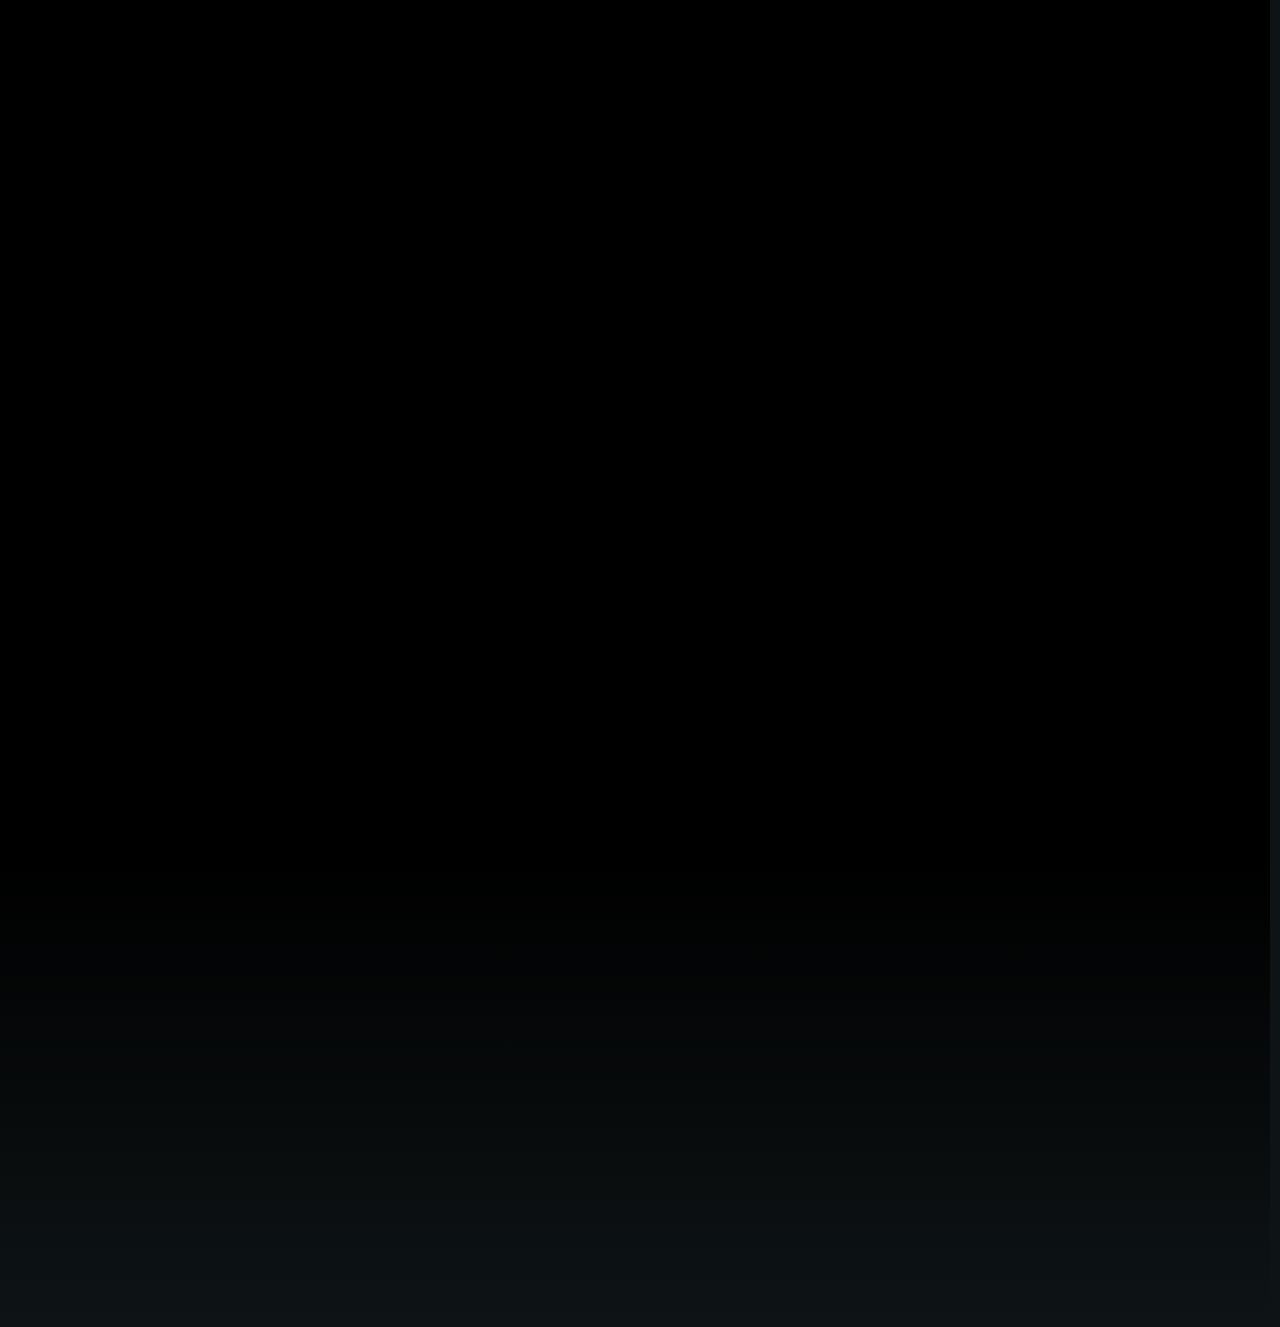
<file: index.html>
<!DOCTYPE html>
<html lang="en">
<head>
<meta charset="utf-8">
<meta name="viewport" content="width=device-width, initial-scale=1">
<title>Jasper Mellor</title>
<link rel="preconnect" href="https://fonts.googleapis.com">
<link rel="preconnect" href="https://fonts.gstatic.com" crossorigin>
<link href="https://fonts.googleapis.com/css2?family=Poppins:wght@400;600;700&display=block" rel="stylesheet">
<link rel="stylesheet" href="style.css?v=129">
</head>
<body data-page="home" class="waiting">
<script>
  // The fade-in only plays on a fresh visit or a refresh, not when coming back from another page.
  (function () {
    var nav = performance.getEntriesByType("navigation")[0];
    var seen = false;
    try { seen = sessionStorage.getItem("introSeen") === "1"; sessionStorage.setItem("introSeen", "1"); } catch (e) {}
    if (seen && !(nav && nav.type === "reload")) document.body.classList.remove("waiting");
  })();
</script>

<header class="top">
  <div class="brand">
    <a class="home" href="index.html">Jasper Mellor</a>
    <span class="contact-label">Contact</span>
    <button class="email" data-email="jasper.m.mellor@gmail.com" title="Click to copy">jasper.m.mellor@gmail.com</button>
  </div>
  <nav>
    <a href="index.html" data-page="home">Home</a>
    <a href="projects.html" data-page="projects">Projects</a>
    <a href="about.html" data-page="about">About</a>
  </nav>
</header>

<!-- The Final Call menu video plays behind the whole first screen. -->
<div class="stage">
  <video class="stage-video" src="images/final-call/main-menu.mp4?v=3" autoplay muted loop playsinline></video>
  <button class="sound-toggle" aria-pressed="false" aria-label="Turn sound on">
    <svg viewBox="0 0 24 24" aria-hidden="true">
      <path class="speaker" fill="currentColor" d="M3 9h4l5-4v14l-5-4H3z"/>
      <path class="waves" fill="none" stroke="currentColor" stroke-width="2" d="M16 8.5a5 5 0 0 1 0 7M18.5 6a8.5 8.5 0 0 1 0 12"/>
      <line class="slash" x1="3" y1="3" x2="21" y2="21" stroke="#e5484d" stroke-width="2.5"/>
    </svg>
  </button>

<section class="banner">
  <div class="banner-inner">
    <h1>I build spaces players want to explore.</h1>
  </div>
</section>

<main>
  <!-- Projects come from projects.js -->
  <div class="grid"></div>

  <div class="intro">
    <p class="lead">I'm a 21-year-old self-taught Level Designer, Technical Artist &amp; Producer.</p>
    <p>
      10,000+ hours across Unreal, CryEngine, DayZ tools, s&amp;box and Source 2.
      I've led small dev and modding teams, revived a discontinued game and grown its community to 1,500+ members, built open-world and linear environments from
      blockout to final art pass, and helped ship updates to communities of
      over 100k players.
    </p>
    <div class="social">
    <a class="btn small" href="https://discord.com/users/338257231726510081" target="_blank" rel="noopener">Discord</a>
    <a class="btn small" href="https://www.youtube.com/@kornflakes8983" target="_blank" rel="noopener">YouTube</a>
    <a class="btn small" href="https://github.com/Kornflakes1" target="_blank" rel="noopener">GitHub</a>
    <a class="btn small" href="https://x.com/kronovix1" target="_blank" rel="noopener">Twitter</a>
  </div>
  </div>
</main>

</div>

<div class="viewer" hidden><img alt=""></div>

<script src="projects.js?v=129"></script>
<script src="site.js?v=129"></script>
</body>
</html>
</file>
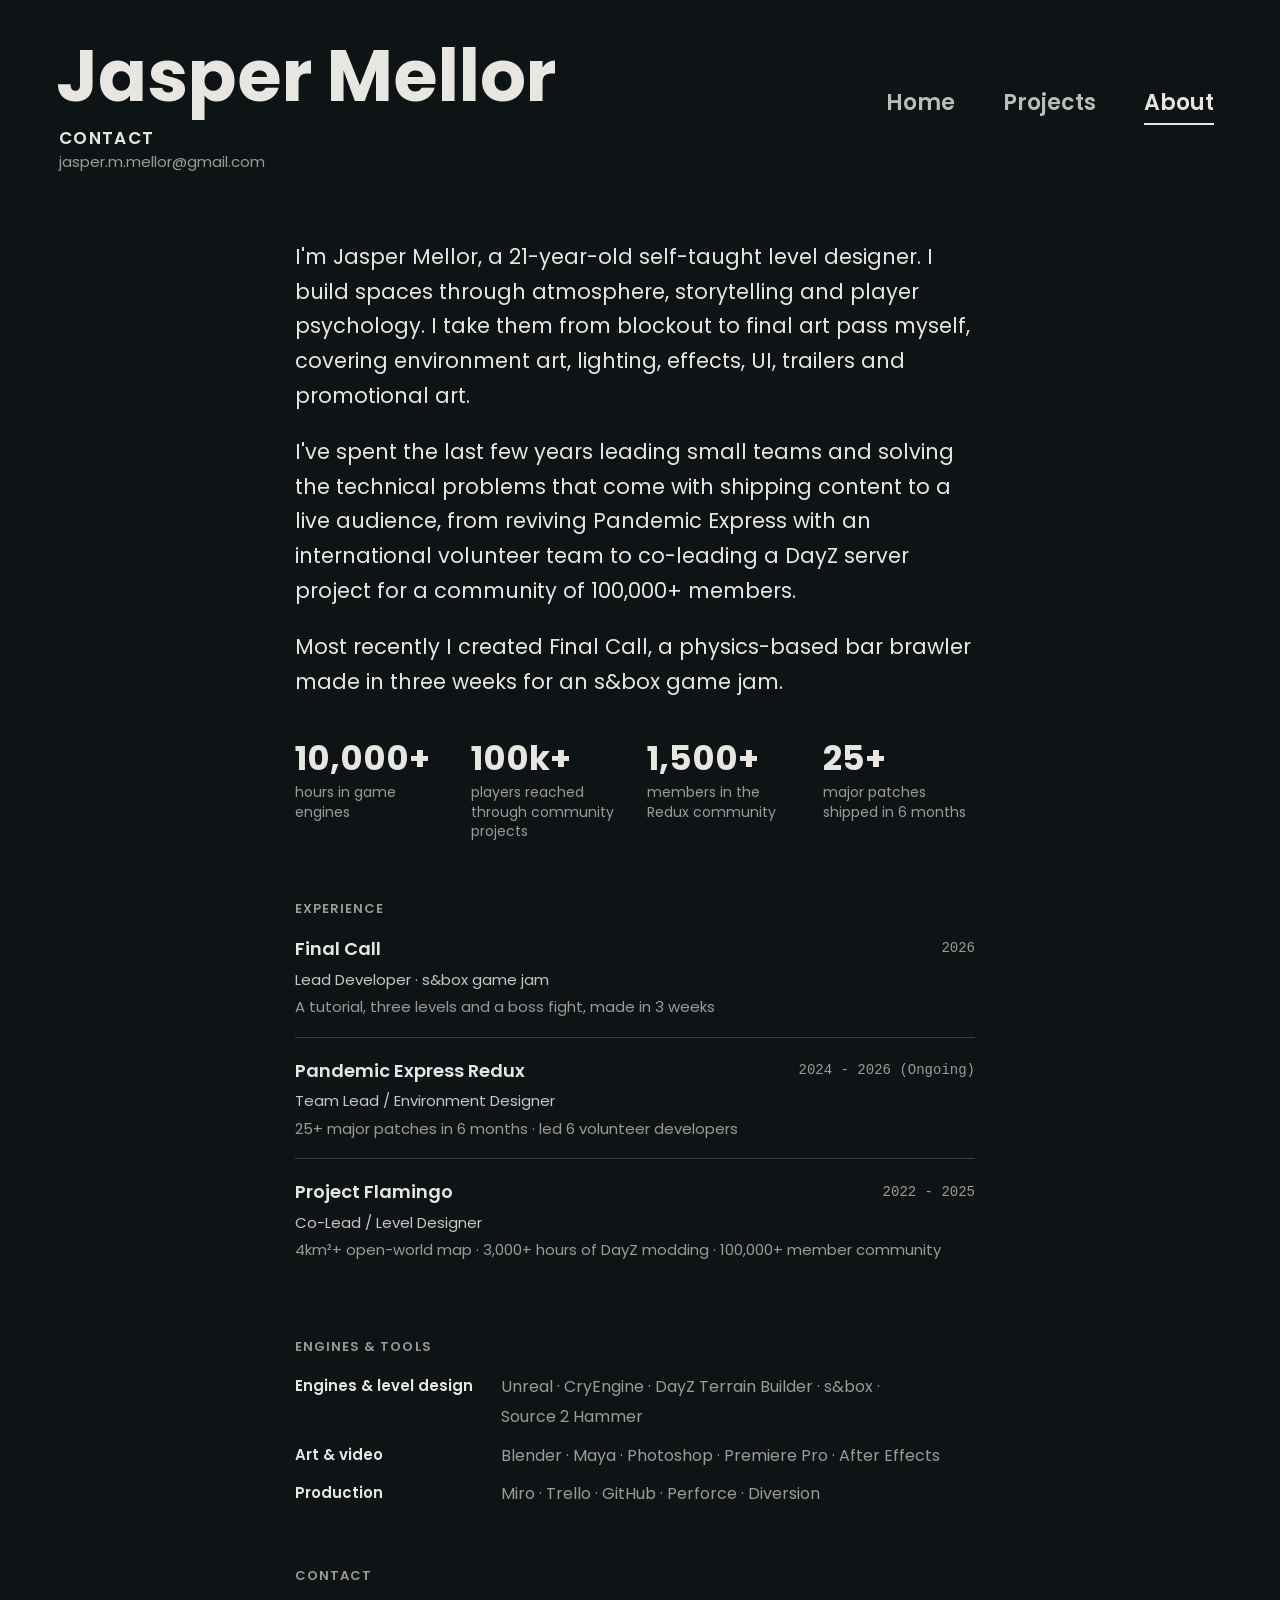
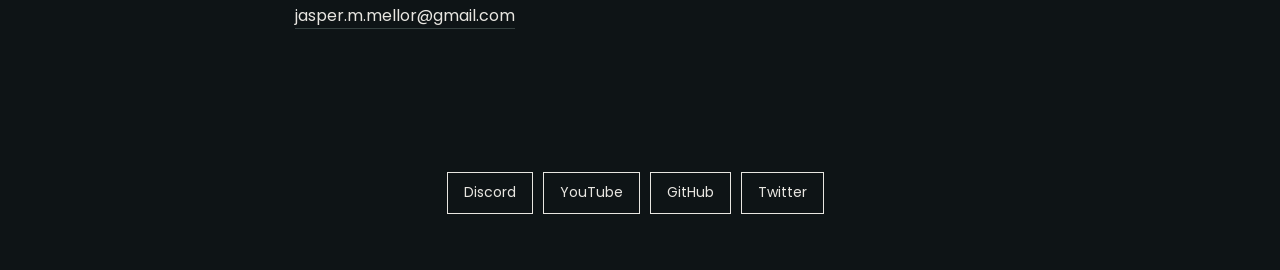
<file: about.html>
<!DOCTYPE html>
<html lang="en">
<head>
<meta charset="utf-8">
<meta name="viewport" content="width=device-width, initial-scale=1">
<title>About - Jasper Mellor</title>
<link rel="preconnect" href="https://fonts.googleapis.com">
<link rel="preconnect" href="https://fonts.gstatic.com" crossorigin>
<link href="https://fonts.googleapis.com/css2?family=Poppins:wght@400;600;700&display=block" rel="stylesheet">
<link rel="stylesheet" href="style.css?v=129">
</head>
<body data-page="about">

<header class="top">
  <div class="brand">
    <a class="home" href="index.html">Jasper Mellor</a>
    <span class="contact-label">Contact</span>
    <button class="email" data-email="jasper.m.mellor@gmail.com" title="Click to copy">jasper.m.mellor@gmail.com</button>
  </div>
  <nav>
    <a href="index.html" data-page="home">Home</a>
    <a href="projects.html" data-page="projects">Projects</a>
    <a href="about.html" data-page="about">About</a>
  </nav>
</header>

<main class="about-page">

  <section class="bio">
    <p>
      I'm Jasper Mellor, a 21-year-old self-taught level designer. I build spaces
      through atmosphere, storytelling and player psychology. I take them from
      blockout to final art pass myself, covering environment art, lighting,
      effects, UI, trailers and promotional art.
    </p>
    <p>
      I've spent the last few years leading small teams and solving the
      technical problems that come with shipping content to a live audience, from reviving
      Pandemic Express with an international volunteer team to co-leading a
      DayZ server project for a community of 100,000+ members.
    </p>
    <p>
      Most recently I created Final Call, a physics-based bar brawler made in three
      weeks for an s&amp;box game jam.
    </p>
  </section>

  <section class="about-stats">
    <div class="results">
      <div class="result"><strong>10,000+</strong><span>hours in game engines</span></div>
      <div class="result"><strong>100k+</strong><span>players reached through community projects</span></div>
      <div class="result"><strong>1,500+</strong><span>members in the Redux community</span></div>
      <div class="result"><strong>25+</strong><span>major patches shipped in 6 months</span></div>
    </div>
  </section>

  <section>
    <h2>Experience</h2>
    <ul class="history">
      <li>
        <a class="role-head" href="projects.html#one-more-round"><strong>Final Call</strong><span class="when">2026</span></a>
        <p class="role-title">Lead Developer &middot; s&amp;box game jam</p>
        <p class="role-result">A tutorial, three levels and a boss fight, made in 3 weeks</p>
      </li>
      <li>
        <a class="role-head" href="projects.html#pe-redux"><strong>Pandemic Express Redux</strong><span class="when">2024 - 2026 (Ongoing)</span></a>
        <p class="role-title">Team Lead / Environment Designer</p>
        <p class="role-result">25+ major patches in 6 months &middot; led 6 volunteer developers</p>
      </li>
      <li>
        <a class="role-head" href="projects.html#dayz"><strong>Project Flamingo</strong><span class="when">2022 - 2025</span></a>
        <p class="role-title">Co-Lead / Level Designer</p>
        <p class="role-result">4km&sup2;+ open-world map &middot; 3,000+ hours of DayZ modding &middot; 100,000+ member community</p>
      </li>
    </ul>
  </section>

  <section>
    <h2>Engines &amp; tools</h2>
    <dl class="tool-groups">
      <dt>Engines &amp; level design</dt>
      <dd>Unreal &middot; CryEngine &middot; DayZ&nbsp;Terrain&nbsp;Builder &middot; s&amp;box &middot; Source&nbsp;2&nbsp;Hammer</dd>
      <dt>Art &amp; video</dt>
      <dd>Blender &middot; Maya &middot; Photoshop &middot; Premiere Pro &middot; After Effects</dd>
      <dt>Production</dt>
      <dd>Miro &middot; Trello &middot; GitHub &middot; Perforce &middot; Diversion</dd>
    </dl>
  </section>

  <section>
    <h2>Contact</h2>
    <p class="plain-list"><button class="email email-inline" data-email="jasper.m.mellor@gmail.com" title="Click to copy">jasper.m.mellor@gmail.com</button></p>
  </section>

</main>

<footer class="site-footer">
  <a class="btn small" href="https://discord.com/users/338257231726510081" target="_blank" rel="noopener">Discord</a>
  <a class="btn small" href="https://www.youtube.com/@kornflakes8983" target="_blank" rel="noopener">YouTube</a>
  <a class="btn small" href="https://github.com/Kornflakes1" target="_blank" rel="noopener">GitHub</a>
  <a class="btn small" href="https://x.com/kronovix1" target="_blank" rel="noopener">Twitter</a>
</footer>

<script src="projects.js?v=129"></script>
<script src="site.js?v=129"></script>
</body>
</html>
</file>
<file: style.css>
:root {
  --ink: #e8e6e1;
  --dim: #9d9a93;
  --line: #34403f;
  --bg: #0e1416;
  --panel: #142024;
  --teal: #1d3a40;
  --sans: "Poppins", -apple-system, "Segoe UI", Roboto, Helvetica, Arial, sans-serif;
  --mono: ui-monospace, "Cascadia Mono", Consolas, monospace;
}

* { box-sizing: border-box; }

/* Always leave room for the scrollbar, so the header doesn't shift between pages. */
html { scrollbar-gutter: stable; }

/* Smooth cross-fade between pages instead of a hard redraw (where the browser supports it). */
@view-transition { navigation: auto; }

header.top { view-transition-name: top-bar; }

body {
  margin: 0;
  color: var(--ink);
  background-color: var(--bg);
  font: 16px/1.7 var(--sans);
  -webkit-font-smoothing: antialiased;
}

h1, h2, h3 { margin: 0; font-weight: 700; letter-spacing: -0.01em; }

p { margin: 18px 0 0; text-wrap: pretty; }

/* ---- Top bar ---- */

header.top {
  position: absolute;
  top: 0;
  left: 0;
  right: 0;
  z-index: 10;
  display: flex;
  align-items: center;
  justify-content: space-between;
  padding: 36px 56px;
}

.home {
  color: var(--ink);
  font-size: 72px;
  font-weight: 700;
  text-decoration: none;
}

.brand { display: flex; flex-direction: column; line-height: 1.1; }

.contact-label {
  margin-top: 14px;
  padding-left: 3px;
  color: var(--ink);
  font-size: 17px;
  font-weight: 600;
  letter-spacing: 0.08em;
  text-transform: uppercase;
}

.email {
  margin-top: 2px;
  padding: 0 0 0 3px;
  border: 0;
  background: none;
  color: var(--dim);
  font: 15px var(--sans);
  text-align: left;
  cursor: pointer;
  transition: color 0.2s ease;
}

.email.copied { color: var(--ink); }

.email-inline { padding: 0; color: var(--ink); font-size: 16px; border-bottom: 1px solid var(--line); }

.email:hover { color: var(--ink); }

nav { display: flex; gap: 48px; font-size: 22px; font-weight: 600; }

nav a {
  padding-bottom: 2px;
  border-bottom: 2px solid transparent;
  color: var(--ink);
  text-decoration: none;
  opacity: 0.8;
  transition: opacity 0.2s ease, border-color 0.2s ease;
}

nav a:hover { opacity: 1; }

nav a.on { opacity: 1; border-bottom-color: var(--ink); }

/* ---- Banner ---- */

.banner {
  position: relative;
  height: 46vh;
  min-height: 320px;
  overflow: hidden;
  background: var(--teal) center / cover no-repeat;
}

/* Teal wash over the banner art, fading into the page at the bottom. */
.banner::after {
  content: "";
  position: absolute;
  inset: 0;
  background:
    linear-gradient(to bottom, rgba(14, 20, 22, 0) 55%, var(--bg) 100%),
    rgba(20, 52, 58, 0.72);
}

.banner-inner {
  position: relative;
  z-index: 1;
  display: flex;
  align-items: center;
  justify-content: center;
  height: 100%;
  max-width: 1200px;
  margin: 0 auto;
  padding: 100px 40px 0;
  text-align: center;
}

/* Your name (72px) is always the biggest text on the page, so these stay under it. */
.banner h1 { font-size: 64px; line-height: 1.1; }

/* The line under "Hey There!" stays on one line, shrinking with the window. */
.banner .sub {
  margin: 10px 0 0;
  font-size: min(1.9vw, 32px);
  font-weight: 700;
  white-space: nowrap;
}

/* ---- Home: one picture behind the whole first screen ---- */

.stage {
  position: relative;
  min-height: 100vh;
  padding-bottom: 80px;
  background: #000;
}

.stage main { padding-top: 0; padding-bottom: 0; }

.stage-video {
  position: absolute;
  inset: 0;
  width: 100%;
  height: 100%;
  object-fit: cover;
}

.stage::before { z-index: 1; }

/* Video fades into the page at the bottom; always on, even before the rest fades in. */
.stage::after {
  content: "";
  position: absolute;
  left: 0;
  right: 0;
  bottom: 0;
  height: 35%;
  z-index: 1;
  background: linear-gradient(to bottom, rgba(14, 20, 22, 0), var(--bg));
  pointer-events: none;
}

.stage > .banner,
.stage > main { position: relative; z-index: 2; }

/* Home opening: the video shows first, then the darkening and everything else fade in
   one after another, starting straight away and finishing about 2.7 seconds in. */
body[data-page="home"] header.top,
.stage::before,
.stage .banner h1,
.stage main > .grid,
.stage main > .intro,
.sound-toggle {
  transition: opacity 1.8s ease;
}

.stage::before { transition-duration: 2.6s; }
.stage .banner h1 { transition-delay: 0.2s; }
.stage main > .grid { transition-delay: 0.4s; }
.stage main > .intro { transition-delay: 0.6s; }
.sound-toggle { transition-delay: 0.8s; }

body.waiting header.top,
body.waiting .stage::before,
body.waiting .stage .banner h1,
body.waiting .stage main > .grid,
body.waiting .stage main > .intro,
body.waiting .sound-toggle {
  opacity: 0;
  pointer-events: none;
}

@media (prefers-reduced-motion: reduce) {
  body[data-page="home"] header.top, .stage::before, .stage .banner h1,
  .stage main > .grid, .stage main > .intro, .sound-toggle { transition: none; }
}

/* Speaker icon, bottom right of the video; a red slash shows while muted. */
.sound-toggle {
  position: absolute;
  right: 40px;
  bottom: 32px;
  z-index: 3;
  width: 40px;
  height: 40px;
  padding: 6px;
  border: 0;
  background: none;
  color: var(--dim);
  cursor: pointer;
}

.sound-toggle svg { display: block; width: 100%; height: 100%; }

.sound-toggle:hover { color: var(--ink); }

.sound-toggle[aria-pressed="true"] { color: var(--ink); }

.sound-toggle[aria-pressed="true"] .slash { display: none; }

/* Darkens the picture and fades it to black at the edges and bottom. */
.stage::before {
  content: "";
  position: absolute;
  inset: 0;
  background:
    radial-gradient(ellipse at 50% 35%, rgba(8, 12, 14, 0.35) 0%, rgba(8, 12, 14, 0.75) 60%, rgba(8, 12, 14, 0.97) 100%);
}

.stage .banner { height: auto; min-height: 0; background: none; }

.stage .banner::after { content: none; }

.stage .banner-inner { padding: 200px 40px 56px; }

/* ---- Page body ---- */

main {
  position: relative;
  max-width: 1200px;
  margin: 0 auto;
  padding: 64px 40px 100px;
}

.intro { max-width: 800px; margin: 40px auto 0; text-align: center; }

.section-title { margin: 0 0 28px; font-size: 36px; text-align: center; }

.intro .lead { margin: 0; font-size: 28px; font-weight: 700; line-height: 1.3; }

.intro p:not(.lead) { margin-top: 14px; color: var(--dim); font-size: 18px; }

.intro > p:first-child { margin-top: 0; }

/* ---- Project grid ---- */

/* Tall, narrow cards packed into one row, each tilted slightly. */
/* One row of project cards; their dipping outline is set in site.js. */
.grid {
  display: flex;
  justify-content: center;
  align-items: center;
  gap: 22px;
  perspective: 1400px;
}

/* The card is the off-white frame; the art sits inside it. Both are cut to the same
   slightly uneven four-sided shape, set per card in site.js. */
.tile {
  position: relative;
  display: flex;
  flex: 0 1 290px;
  aspect-ratio: 1 / 2;
  padding: 4px;
  border: 0;
  background: #d9d4c7;
  color: var(--ink);
  font: inherit;
  text-align: left;
  cursor: pointer;
  clip-path: var(--shape, none);
  transition: transform 0.25s ease, background-color 0.25s ease;
}

.tile .art {
  position: relative;
  display: flex;
  align-items: flex-end;
  flex: 1;
  padding: 16px 14px 6px;
  background: var(--panel) center / cover no-repeat;
  clip-path: var(--shape, none);
}

/* Darkens the art so the title reads. */
.tile .art::before {
  content: "";
  position: absolute;
  inset: 0;
  background: linear-gradient(to top, rgba(8, 12, 14, 0.85) 0%, rgba(8, 12, 14, 0.25) 60%, rgba(8, 12, 14, 0.15) 100%);
}

.tile:hover { transform: translateY(-6px); }

/* Name only shows on hover (or when the card is open). */
.tile .art::before, .tile h3 { opacity: 0; transition: opacity 0.25s ease; }
.tile:hover .art::before, .tile:hover h3,
.tile.on .art::before, .tile.on h3,
.tile:focus-visible .art::before, .tile:focus-visible h3 { opacity: 1; }

/* No art yet: keep the name visible so the card isn't blank. */
.tile.no-art .art::before, .tile.no-art h3 { opacity: 1; }

.tile.on { background: #ffffff; }

.tile h3 { position: relative; font-size: 23px; line-height: 1.1; }

/* ---- Hover trailer: fades in over the card art while hovered ---- */

.tile .art,
.tile.square { isolation: isolate; overflow: hidden; }

.hover-video {
  position: absolute;
  inset: 0;
  z-index: -1;
  width: 100%;
  height: 100%;
  object-fit: cover;
  opacity: 0;
  transition: opacity 0.4s ease;
}

.tile:hover .hover-video { opacity: 1; }

.tile .art h3,
.tile.square .square-text { z-index: 1; }

/* Blurred copy of a zoomed-out card picture, filling the space around it. */
.art-backdrop {
  position: absolute;
  inset: -30px;
  z-index: -2;
  background: center / cover no-repeat;
  filter: blur(24px) brightness(0.75) saturate(1.1);
  transform: scale(1.2);
}

.art-zoomed {
  position: absolute;
  inset: 0;
  z-index: -1;
  background: center / auto 70% no-repeat;
  /* Soft top and bottom edges so it blends into the blurred copy behind. */
  -webkit-mask-image: linear-gradient(to bottom, transparent 15%, #000 32%, #000 68%, transparent 85%);
  mask-image: linear-gradient(to bottom, transparent 15%, #000 32%, #000 68%, transparent 85%);
}

/* ---- Unannounced projects: frosted, grainy, stamped ---- */

.classified .art,
.tile.square.classified { overflow: hidden; isolation: isolate; }

.classified-art {
  position: absolute;
  inset: -40px;
  z-index: -2;
  background: center / cover no-repeat;
  filter: blur(22px) saturate(1.6) brightness(1.1);
}

.classified-grain {
  position: absolute;
  inset: 0;
  z-index: -1;
  opacity: 0.22;
  mix-blend-mode: overlay;
  background-image: url("data:image/svg+xml,%3Csvg xmlns='http://www.w3.org/2000/svg' width='160' height='160'%3E%3Cfilter id='n'%3E%3CfeTurbulence type='fractalNoise' baseFrequency='0.9' numOctaves='2' stitchTiles='stitch'/%3E%3C/filter%3E%3Crect width='100%25' height='100%25' filter='url(%23n)'/%3E%3C/svg%3E");
}

/* "Unannounced" label, centred at the bottom of the picture. */
.classified-stamp {
  position: absolute;
  left: 50%;
  bottom: 24px;
  color: var(--ink);
  font: 700 22px/1 var(--sans);
  letter-spacing: 0.14em;
  text-transform: uppercase;
  white-space: nowrap;
  transform: translateX(-50%);
  pointer-events: none;
}

/* Home cards: sits just above the sloped bottom edge, angled to match it. */
.tile:not(.square) .classified-stamp {
  bottom: calc(var(--mid-lift, 0px) + 20px);
  transform-origin: center bottom;
  transform: translateX(-50%) rotate(var(--text-angle, 0rad));
}

.classified .art::before,
.tile.square.classified::before { z-index: 0; }

.classified h3,
.tile.square.classified .square-text { z-index: 1; }

/* ---- Projects page: big squares, two per row ---- */

.squares {
  display: grid;
  grid-template-columns: 1fr 1fr;
  gap: 20px;
}

.tile.square {
  display: flex;
  align-items: flex-end;
  aspect-ratio: 1 / 1;
  padding: 36px;
  border: 1px solid var(--line);
  background: var(--panel) center / cover no-repeat;
  clip-path: none;
  transition: border-color 0.25s ease;
}

/* Darkens the bottom of the art so the name reads. */
.tile.square::before {
  content: "";
  position: absolute;
  inset: 0;
  background: linear-gradient(to top, rgba(8, 12, 14, 0.9) 0%, rgba(8, 12, 14, 0.2) 50%, rgba(8, 12, 14, 0) 100%);
}

.tile.square:hover { transform: none; border-color: var(--ink); }

.tile.square.on { background-color: var(--panel); border-color: var(--ink); }

.square-text { position: relative; display: block; }

.tile.square h3 { font-size: 42px; transform: none; opacity: 1; }

.square-tagline {
  display: block;
  margin-top: 8px;
  color: var(--dim);
  font-family: var(--mono);
  font-size: 17px;
}

/* Projects page: no banner, wider so the squares fill the screen. */
.projects-page {
  max-width: 1600px;
  padding-top: 220px;
}

/* ---- About page: short and personal, no banner ---- */

.about-page {
  max-width: 760px;
  padding-top: 240px;
}

.bio p { margin: 0 0 22px; font-size: 21px; line-height: 1.65; }

.about-page section + section { margin-top: 56px; }

.about-page h2 {
  margin-bottom: 14px;
  font-size: 13px;
  font-weight: 600;
  letter-spacing: 0.08em;
  text-transform: uppercase;
  color: var(--dim);
}

.history { list-style: none; margin: 0; padding: 0; }

.history li {
  padding: 18px 0;
  border-top: 1px solid var(--line);
  color: var(--dim);
}

/* Each role links to its project. */
.role-head {
  display: flex;
  justify-content: space-between;
  gap: 20px;
  color: inherit;
  text-decoration: none;
}

.role-head:hover strong { border-bottom: 1px solid var(--ink); }

.role-title { margin: 2px 0 0; color: var(--ink); font-size: 15px; opacity: 0.85; }

.role-result { margin: 4px 0 0; color: var(--dim); font-size: 15px; line-height: 1.5; }

/* Big numbers between the bio and the experience list. */
.about-page .about-stats { margin-top: 40px; }

.about-stats .result strong { color: var(--ink); }

/* Tools grouped by what they're for. */
.tool-groups {
  display: grid;
  grid-template-columns: max-content 1fr;
  gap: 8px 28px;
  margin: 0;
}

.tool-groups dt { color: var(--ink); font-weight: 600; font-size: 15px; line-height: 1.9; }

.tool-groups dd { margin: 0; color: var(--dim); line-height: 1.9; }

.history li:first-child { border-top: 0; padding-top: 0; }

.history strong { color: var(--ink); font-weight: 600; font-size: 18px; }

.history .when { font-family: var(--mono); font-size: 14px; white-space: nowrap; align-self: center; }

.plain-list { margin: 0; color: var(--dim); line-height: 1.9; }

.plain-list a {
  color: var(--ink);
  text-decoration: none;
  border-bottom: 1px solid var(--line);
  transition: border-color 0.2s ease;
}

.plain-list a:hover { border-bottom-color: var(--ink); }

/* ---- Projects page groups ---- */

.group { margin-top: 64px; }

.group:first-child { margin-top: 0; }

.group-title {
  margin-bottom: 24px;
  font-size: 20px;
  font-weight: 600;
  letter-spacing: 0.08em;
  text-transform: uppercase;
  color: var(--dim);
}

/* ---- Expanded project ---- */

.detail {
  margin-top: 40px;
  padding: 44px 48px 48px;
  background: var(--panel);
}

.detail[hidden] { display: none; }

.detail h2 { font-size: 36px; line-height: 1.15; }

.tagline {
  margin: 8px 0 0;
  color: var(--dim);
  font-family: var(--mono);
  font-size: 14px;
}

/* Steam logo link at the end of a tagline. */
.tagline a.steam {
  display: inline-flex;
  align-items: center;
  gap: 6px;
  color: var(--ink);
  text-decoration: none;
  border-bottom: 1px solid var(--line);
  transition: border-color 0.2s ease;
}

.tagline a.steam:hover { border-bottom-color: var(--ink); }

.tagline a.steam svg { width: 14px; height: 14px; flex: none; }

.detail .body { max-width: 760px; }

.role { margin: 0 0 14px; font-size: 16px; font-weight: 600; }

.detail-label {
  margin: 40px 0 16px;
  font-size: 13px;
  font-weight: 600;
  letter-spacing: 0.08em;
  text-transform: uppercase;
  color: var(--dim);
}

.results {
  display: grid;
  grid-template-columns: repeat(4, 1fr);
  gap: 24px;
}

.result strong { display: block; font-size: 34px; line-height: 1.1; }

.result span { display: block; margin-top: 6px; color: var(--dim); font-size: 14px; line-height: 1.4; }

.highlights { margin: 0; padding-left: 20px; }

.highlights li { margin-top: 8px; padding-left: 4px; }

.highlights li::marker { color: var(--dim); }

/* ---- About page ---- */

.about { max-width: 860px; }

.about section { margin-top: 56px; }

.about section:first-child { margin-top: 0; }

.about h2 {
  margin-bottom: 18px;
  font-size: 15px;
  font-weight: 600;
  letter-spacing: 0.08em;
  text-transform: uppercase;
  color: var(--dim);
}

.about .summary { margin: 0; font-size: 20px; line-height: 1.6; }

.engine-cards {
  display: grid;
  grid-template-columns: repeat(3, 1fr);
  gap: 12px;
}

.engine-card {
  padding: 20px 20px 22px;
  border: 1px solid var(--line);
}

.engine-card h3 { font-size: 17px; }

.engine-card p { margin: 8px 0 0; color: var(--dim); font-size: 14px; line-height: 1.6; }

.engine-card .for {
  margin-top: 12px;
  color: var(--ink);
  font-family: var(--mono);
  font-size: 12px;
  letter-spacing: 0.04em;
  text-transform: uppercase;
}

.skills { display: grid; gap: 28px; }

.skills h3 { font-size: 16px; }

.tags {
  display: flex;
  flex-wrap: wrap;
  gap: 8px;
  margin: 12px 0 0;
  padding: 0;
  list-style: none;
}

.tags li {
  padding: 5px 12px;
  border: 1px solid var(--line);
  color: var(--dim);
  font-size: 14px;
}

.roles { list-style: none; margin: 0; padding: 0; }

.roles li {
  display: flex;
  justify-content: space-between;
  gap: 20px;
  padding: 14px 0;
  border-top: 1px solid var(--line);
}

.roles li:first-child { border-top: 0; padding-top: 0; }

.learning { margin: 0; color: var(--dim); }

.learning strong { color: var(--ink); font-weight: 600; }

.roles .impact { display: block; margin-top: 4px; color: var(--dim); font-size: 15px; line-height: 1.6; }

.learning-grid {
  display: grid;
  grid-template-columns: 140px 1fr;
  margin: 16px 0 0;
}

.learning-grid dt,
.learning-grid dd { margin: 0; padding: 12px 0; border-top: 1px solid var(--line); }

.learning-grid dt { font-weight: 600; }

.learning-grid dd { color: var(--dim); }

.learning-list { margin: 12px 0 0; padding-left: 18px; color: var(--dim); }

.learning-list li { margin-top: 6px; }

.roles .when { color: var(--dim); font-family: var(--mono); font-size: 14px; white-space: nowrap; }

.roles span:first-child { color: var(--dim); }

.roles strong { color: var(--ink); font-weight: 600; }

.about a {
  color: var(--ink);
  text-decoration: none;
  border-bottom: 1px solid var(--line);
  transition: border-color 0.2s ease;
}

.about a:hover { border-bottom-color: var(--ink); }

.links {
  display: flex;
  flex-wrap: wrap;
  gap: 28px;
  margin-top: 18px;
  font-weight: 600;
}

.links a,
.server-line a {
  color: var(--ink);
  text-decoration: none;
  border-bottom: 1px solid var(--line);
  transition: border-color 0.2s ease;
}

.links a:hover,
.server-line a:hover { border-bottom-color: var(--ink); }

.servers { margin-top: 40px; }

.server-line {
  margin: 4px 0 0;
  color: var(--dim);
  font-family: var(--mono);
  font-size: 14px;
}

.server-line .dot {
  display: inline-block;
  width: 7px;
  height: 7px;
  margin-right: 10px;
  background: var(--dim);
  vertical-align: 1px;
}

.server-line .dot.live { background: #7fc48a; }

.gallery {
  display: grid;
  grid-template-columns: 1fr 1fr;
  gap: 16px;
  margin-top: 36px;
}

.gallery:empty { display: none; }

.gallery img {
  display: block;
  width: 100%;
  aspect-ratio: 16 / 9;
  object-fit: cover;
  cursor: zoom-in;
  transition: opacity 0.2s ease;
}

.gallery img:hover { opacity: 0.85; }

/* Full-size picture when one is clicked. */
.viewer {
  position: fixed;
  inset: 0;
  z-index: 10;
  display: flex;
  align-items: center;
  justify-content: center;
  padding: 4vh 4vw;
  background: rgba(6, 10, 12, 0.92);
  cursor: zoom-out;
}

.viewer[hidden] { display: none; }

.viewer img { max-width: 100%; max-height: 100%; }

@media (prefers-reduced-motion: reduce) {
  .tile { transition: none; }
  .tile:hover { transform: none; }
}

@media (max-width: 960px) {
  .grid { flex-wrap: wrap; }
  .tile { flex-basis: 40%; }
  .engine-cards { grid-template-columns: 1fr 1fr; }
  .home { font-size: 52px; }
  .banner h1 { font-size: 44px; }
  .banner .sub { font-size: 20px; white-space: normal; }
}

@media (max-width: 600px) {
  .home { font-size: 30px; }
  .banner h1 { font-size: 26px; }
  .banner .sub { font-size: 17px; }
}

@media (max-width: 600px) {
  header.top { padding: 20px 16px; flex-wrap: wrap; gap: 10px 20px; }
  nav { gap: 20px; font-size: 17px; }
  main { padding: 48px 16px 80px; }
  .banner-inner { padding: 90px 16px 0; }
  .stage .banner-inner { padding: 150px 16px 40px; }
  .intro .lead { font-size: 23px; }
  .grid { gap: 14px; }
  .tile { padding: 16px; }
  .tile h3 { font-size: 18px; }
  .detail { padding: 28px 20px 32px; }
  .detail h2 { font-size: 26px; }
  .gallery { grid-template-columns: 1fr; }
  .squares { grid-template-columns: 1fr; }
  .results { grid-template-columns: 1fr 1fr; }
  .engine-cards { grid-template-columns: 1fr; }
  .roles li { flex-direction: column; gap: 2px; }
  .learning-grid { grid-template-columns: 1fr; }
  .about-page { padding-top: 180px; }
  .bio p { font-size: 18px; }
  .role-head { flex-direction: column; gap: 2px; }
  .tool-groups { grid-template-columns: 1fr; gap: 0; }
  .tool-groups dd + dt { margin-top: 10px; }
  .learning-grid dd { border-top: 0; padding-top: 0; }
}

/* ---- Hover: cards and pictures grow a little and show an expand icon ---- */

.tile { transition: opacity 0.25s ease, transform 0.25s ease, background-color 0.25s ease, border-color 0.25s ease; }

.gallery img { transition: opacity 0.25s ease, transform 0.25s ease; }

.tile:hover { transform: translateY(-6px) scale(1.03); }
.tile:not(.square):hover { transform: translateY(-3px); }
.tile.square:hover { transform: scale(1.02); }
.gallery img:hover { transform: scale(1.02); }

/* Expand icon, bottom right. */
.tile::after,
.gallery-item::after {
  content: "";
  position: absolute;
  right: 16px;
  bottom: 16px;
  z-index: 2;
  width: 26px;
  height: 26px;
  background: center / contain no-repeat url("data:image/svg+xml,%3Csvg xmlns='http://www.w3.org/2000/svg' viewBox='0 0 24 24' fill='none' stroke='%23e8e6e1' stroke-width='2.4'%3E%3Cpath d='M14 4h6v6M20 4l-7 7M10 20H4v-6M4 20l7-7'/%3E%3C/svg%3E");
  opacity: 0;
  transition: opacity 0.25s ease;
  pointer-events: none;
}

/* No expand icon on the Home cards; the name sits there instead. */
.tile:not(.square)::after { content: none; }

.tile:hover::after,
.gallery-item:hover::after { opacity: 1; }

.gallery-item { position: relative; display: block; }

@media (prefers-reduced-motion: reduce) {
  .tile:hover, .tile.square:hover, .gallery img:hover { transform: none; }
}

/* Locked projects: greyed out and can't be opened. */
/* Greyed out. The filter goes on the picture, not the card: a filter on the card itself
   can make the browser drop the card's sloped outline and show a square frame. */
.tile.locked { background: #9a978f; cursor: default; }

.tile.locked .art { filter: grayscale(0.75) contrast(1.15) brightness(0.72); }

/* The square has no inner wrapper, so its blurred picture keeps the blur and adds the grey. */
.tile.square.locked > .classified-art {
  filter: blur(22px) saturate(1.6) brightness(1.1) grayscale(0.75) contrast(1.15) brightness(0.72);
}

/* Locked cards ignore the mouse entirely: no lift, no outline, no expand icon. */
.tile.locked { pointer-events: none; }

/* ---- Full-screen project view ---- */

html.pv-lock { overflow: hidden; }

.project-view { position: fixed; inset: 0; z-index: 20; }

.project-view[hidden] { display: none; }

.viewer { z-index: 30; }

.pv-backdrop {
  position: absolute;
  inset: 0;
  background: rgba(6, 10, 12, 0.88);
  opacity: 0;
  transition: opacity 0.45s ease;
}

.project-view.open .pv-backdrop { opacity: 1; }

/* The card, grown to fill the screen. */
.pv-frame {
  position: fixed;
  top: 3vh;
  left: 3vw;
  width: 94vw;
  height: 94vh;
  overflow: hidden;
  border: 4px solid #d9d4c7;
  background: var(--bg);
  transition: top 0.5s cubic-bezier(0.2, 0.8, 0.2, 1), left 0.5s cubic-bezier(0.2, 0.8, 0.2, 1),
    width 0.5s cubic-bezier(0.2, 0.8, 0.2, 1), height 0.5s cubic-bezier(0.2, 0.8, 0.2, 1);
}

.pv-frame.no-anim { transition: none; }

.pv-scroll {
  position: absolute;
  inset: 0;
  overflow-y: auto;
  transition: opacity 0.2s ease;
}

.pv-scroll.swapping { opacity: 0; }

.pv-close {
  position: absolute;
  top: 16px;
  right: 20px;
  z-index: 3;
  width: 52px;
  height: 52px;
  border: 0;
  background: rgba(8, 12, 14, 0.6);
  color: var(--ink);
  font-size: 40px;
  line-height: 1;
  cursor: pointer;
  opacity: 0;
  transition: opacity 0.3s ease, background-color 0.2s ease;
}

.pv-close:hover { background: rgba(8, 12, 14, 0.9); }

.pv-esc {
  position: absolute;
  top: 34px;
  right: 86px;
  z-index: 3;
  color: var(--dim);
  font: 12px var(--mono);
  letter-spacing: 0.08em;
  text-transform: uppercase;
  opacity: 0;
  transition: opacity 0.3s ease;
  pointer-events: none;
}

.project-view.open .pv-close,
.project-view.open .pv-esc { opacity: 1; transition-delay: 0.35s; }

.pv-hero {
  position: relative;
  height: 62vh;
  background: var(--panel) center / cover no-repeat;
  transition: height 0.35s ease;
}

/* While the frame grows or shrinks: picture fills it, no scrollbar. */
.project-view.pv-anim .pv-scroll { overflow: hidden; }

.project-view.pv-anim .pv-hero { height: 100%; transition-duration: 0.15s; }

.pv-hero.filled { background-size: contain; }

.pv-hero video { display: block; width: 100%; height: 100%; object-fit: cover; }

/* Hero fades into the page below so the title can sit over it. */
.pv-hero::after {
  content: "";
  position: absolute;
  inset: 0;
  background: linear-gradient(to bottom, rgba(14, 20, 22, 0) 55%, var(--bg) 100%);
  pointer-events: none;
}

.pv-head { position: relative; z-index: 1; margin-top: -130px; padding: 0 56px; }

.pv-head h2 { font-size: 56px; line-height: 1.05; }

.pv-body {
  display: grid;
  grid-template-columns: minmax(0, 3fr) minmax(0, 2fr);
  gap: 64px;
  padding: 36px 56px 0;
}

.pv-body.single { grid-template-columns: minmax(0, 1fr); max-width: 900px; }

.pv-main > p:first-child { margin-top: 0; }

.pv-side .detail-label:first-child { margin-top: 0; }

.pv-main .results { grid-template-columns: repeat(2, 1fr); }

.pv-gallery { padding: 48px 56px 0; margin-top: 0; }

.pv-nav {
  display: flex;
  justify-content: space-between;
  gap: 20px;
  margin-top: 56px;
  padding: 28px 56px 40px;
  border-top: 1px solid var(--line);
}

.pv-step {
  padding: 0;
  border: 0;
  background: none;
  color: var(--dim);
  font: 600 16px var(--sans);
  cursor: pointer;
  transition: color 0.2s ease;
}

.pv-step:hover { color: var(--ink); }

/* Content arrives after the frame has grown, one block after another. */
.pv-in { opacity: 0; transform: translateY(16px); transition: opacity 0.4s ease, transform 0.4s ease; }

.project-view.open .pv-in { opacity: 1; transform: none; }

.project-view.open .pv-head { transition-delay: 0.4s; }
.project-view.open .pv-body { transition-delay: 0.5s; }
.project-view.open .pv-gallery { transition-delay: 0.6s; }
.project-view.open .pv-nav { transition-delay: 0.65s; }

/* On close the text goes first and quickly. */
.project-view:not(.open) .pv-in { transition-duration: 0.15s; transition-delay: 0s; }

/* The card it grew from hides while it's open. */
.tile.pv-source { visibility: hidden; }

@media (max-width: 900px) {
  .pv-frame { top: 0; left: 0; width: 100vw; height: 100vh; border-width: 0; }
  .pv-hero { height: 40vh; }
  .pv-head { margin-top: -80px; padding: 0 20px; }
  .pv-head h2 { font-size: 34px; }
  .pv-body { grid-template-columns: minmax(0, 1fr); gap: 0; padding: 24px 20px 0; }
  .pv-side { margin-top: 8px; }
  .pv-gallery { padding: 32px 20px 0; }
  .pv-nav { padding: 24px 20px 32px; }
  .pv-esc { display: none; }
  .pv-close { position: fixed; top: 10px; right: 10px; }
}

@media (prefers-reduced-motion: reduce) {
  .pv-frame, .pv-in { transition: none; transform: none; }
}

/* Thin square grey scrollbars, brighter on hover. */
html, .pv-scroll { scrollbar-width: thin; scrollbar-color: #3a4446 transparent; }
::-webkit-scrollbar { width: 8px; height: 8px; }
::-webkit-scrollbar-track { background: transparent; }
::-webkit-scrollbar-thumb { background: #3a4446; }
::-webkit-scrollbar-thumb:hover { background: #5b6668; }
::-webkit-scrollbar-button { display: none; }

/* Gallery pictures flicking past on a hovered card. */
.hover-cycle {
  position: absolute;
  inset: 0;
  z-index: 0;
  background: center / cover no-repeat;
  opacity: 0;
  transition: opacity 0.35s ease;
  pointer-events: none;
}

.hover-cycle.on { opacity: 1; }

/* "Click to Expand" under a hovered Home card. */
.grid { position: relative; }

.open-hint {
  position: absolute;
  transform: translateX(-50%) rotate(var(--angle, 0rad));
  transform-origin: center top;
  color: var(--dim);
  font: 13px var(--mono);
  letter-spacing: 0.08em;
  text-transform: uppercase;
  white-space: nowrap;
  opacity: 0;
  transition: opacity 0.2s ease;
  pointer-events: none;
}

.open-hint.on { opacity: 1; }

.tile.square .classified-stamp { z-index: 1; }

/* Locked cards draw less attention: the label is a dim grey too. */
.tile.locked .classified-stamp { color: #d6d3cc; opacity: 0.6; }

/* Live server box, matching the PE:Redux site. */
.server-box {
  padding: 18px 20px 20px;
  border: 1px solid var(--line);
  background: rgba(6, 10, 12, 0.55);
}

.server-head {
  display: flex;
  justify-content: space-between;
  gap: 12px;
  margin-bottom: 14px;
  color: var(--dim);
  font: 13px var(--mono);
  letter-spacing: 0.08em;
  text-transform: uppercase;
}

.server-total { color: var(--ink); font-weight: 700; }

.server-row {
  display: grid;
  grid-template-columns: 1fr auto auto;
  align-items: center;
  gap: 14px;
  padding: 11px 0;
  border-top: 1px solid var(--line);
  font-size: 15px;
}

.server-row:nth-child(2) { border-top: 0; padding-top: 0; }

.server-name { overflow: hidden; text-overflow: ellipsis; white-space: nowrap; }

.server-meta { display: block; color: var(--dim); font-size: 13px; }

.server-count { color: var(--dim); font: 14px var(--mono); }

.server-join {
  color: var(--ink);
  text-decoration: none;
  border-bottom: 1px solid var(--line);
  font-size: 14px;
  transition: border-color 0.2s ease;
}

.server-join:hover { border-bottom-color: var(--ink); }

.server-status { margin: 0; color: var(--dim); font-size: 14px; }

/* Small grey line under the name on a hovered Home card. */
.card-tagline {
  display: block;
  margin-top: 6px;
  color: var(--dim);
  font: 400 14px var(--mono);
  letter-spacing: 0;
}

/* Projects squares already show the title, so no "Unannounced" label there. */
.tile.square .classified-stamp { display: none; }

/* Locked Home card: no label. */
.tile.locked .classified-stamp { display: none; }
/* Name and tagline only on hover, like the other cards. */

/* Social buttons at the bottom of every page. */
.site-footer {
  position: relative;
  display: flex;
  flex-wrap: wrap;
  justify-content: center;
  gap: 10px;
  max-width: 1200px;
  margin: 0 auto;
  padding: 40px 40px 56px;
}

/* Outlined buttons; a fill swipes across from the left on hover. */
a.btn {
  position: relative;
  z-index: 0;
  overflow: hidden;
  display: inline-block;
  padding: 11px 20px;
  border: 1px solid var(--ink);
  color: var(--ink);
  text-decoration: none;
  font-size: 15px;
  transition: color 0.3s ease;
}

a.btn::before {
  content: "";
  position: absolute;
  inset: 0;
  z-index: -1;
  background: var(--ink);
  transform: translateX(-101%);
  transition: transform 0.3s cubic-bezier(0.4, 0, 0.2, 1);
}

a.btn:hover::before,
a.btn:focus-visible::before { transform: translateX(0); }

a.btn:hover,
a.btn:focus-visible { color: var(--bg); }

a.btn.small { padding: 8px 16px; font-size: 14px; }

@media (max-width: 600px) { .site-footer { padding: 32px 16px 40px; } }

/* ---- Home card text: same height on every card, fades and rises gently on hover ---- */

.tile:not(.square) .art { padding: 16px 18px 34px; }

.tile:not(.square) h3 {
  font: 700 22px/1.15 var(--sans);
  letter-spacing: -0.01em;
  opacity: 0;
  transform: translateY(8px);
  transition: opacity 0.2s ease, transform 0.2s ease;
}

.tile:not(.square) .card-tagline {
  font-size: 13px;
  letter-spacing: 0.02em;
  opacity: 0;
  transform: translateY(6px);
  transition: opacity 0.2s ease, transform 0.2s ease;
}

.tile:not(.square) .art::before { transition: opacity 0.35s ease; }

.tile:not(.square):hover h3,
.tile:not(.square):hover .card-tagline,
.tile:not(.square).on h3,
.tile:not(.square).on .card-tagline,
.tile:not(.square):focus-visible h3,
.tile:not(.square):focus-visible .card-tagline {
  opacity: 1;
  transform: none;
}

.tile:not(.square):hover h3 {
  transition: opacity 0.35s cubic-bezier(0.2, 0.8, 0.2, 1), transform 0.35s cubic-bezier(0.2, 0.8, 0.2, 1);
}

.tile:not(.square):hover .card-tagline {
  transition: opacity 0.35s cubic-bezier(0.2, 0.8, 0.2, 1) 0.06s, transform 0.35s cubic-bezier(0.2, 0.8, 0.2, 1) 0.06s;
}

/* Cards with no picture keep their name showing. */
.tile.no-art h3, .tile.no-art .card-tagline { opacity: 1; transform: none; }

@media (prefers-reduced-motion: reduce) {
  .tile:not(.square) h3, .tile:not(.square) .card-tagline { transform: none; transition: opacity 0.2s ease; }
}

/* Home: social buttons centred under the description. */
.social {
  display: flex;
  flex-wrap: wrap;
  justify-content: center;
  gap: 10px;
  margin-top: 32px;
}

/* ---- Project view layout: narrower, more space, no lopsided columns ---- */

/* Everything below the hero sits in a centred column. */
.pv-content { max-width: 1100px; margin: 0 auto; }

.pv-head { margin-top: -110px; padding: 0 48px 8px; }

.pv-head .links { margin-top: 22px; }

.pv-body {
  display: block;
  max-width: none;
  padding: 48px 48px 0;
}

.pv-section + .pv-section { margin-top: 64px; }

.pv-section .detail-label:first-child { margin-top: 0; }

.pv-intro { max-width: 720px; }

.pv-intro p { margin: 0 0 18px; font-size: 17px; line-height: 1.75; }

.pv-intro p:last-child { margin-bottom: 0; }

/* Key results: one row of four. */
.pv-content .results { grid-template-columns: repeat(4, minmax(0, 1fr)); gap: 32px; }

/* Role and live servers side by side. */
.pv-pair {
  display: grid;
  grid-template-columns: minmax(0, 3fr) minmax(0, 2fr);
  gap: 56px;
  align-items: start;
}

.pv-pair.single { grid-template-columns: minmax(0, 1fr); max-width: 760px; }

.pv-pair .role { margin-bottom: 18px; }

/* Bullets: smaller, grey, more space between. */
.pv-content .highlights { margin: 0; }

.pv-content .highlights li {
  margin-top: 12px;
  color: #b9b6af;
  font-size: 15px;
  line-height: 1.6;
}

.pv-content .highlights li:first-child { margin-top: 0; }

.pv-content .servers { margin-top: 0; }

.pv-gallery { padding: 64px 48px 0; }

.pv-nav { margin-top: 72px; padding: 28px 48px 40px; }

@media (max-width: 900px) {
  .pv-head { margin-top: -80px; padding: 0 20px 4px; }
  .pv-body { padding: 32px 20px 0; }
  .pv-section + .pv-section { margin-top: 44px; }
  .pv-content .results { grid-template-columns: repeat(2, minmax(0, 1fr)); }
  .pv-pair { grid-template-columns: minmax(0, 1fr); gap: 40px; }
  .pv-gallery { padding: 40px 20px 0; }
  .pv-nav { padding: 24px 20px 32px; }
}

/* Credits: name on the left, role on the right. */
.credits {
  display: grid;
  grid-template-columns: auto minmax(0, 1fr);
  gap: 10px 32px;
  max-width: 720px;
  margin: 0;
}
.credits dt { font-size: 15px; line-height: 1.6; font-weight: 600; }
.credits dd { margin: 0; color: var(--dim); font-size: 15px; line-height: 1.6; text-align: right; }
.pv-section .credits + .detail-label { margin-top: 36px; }

/* Faint clip behind the lower part of the project view. */
.pv-bg {
  position: absolute;
  left: 0;
  right: 0;
  pointer-events: none;
  -webkit-mask-image: linear-gradient(to bottom, transparent, #000 300px);
  mask-image: linear-gradient(to bottom, transparent, #000 300px);
}
.pv-bg video { display: block; width: 100%; height: 100%; object-fit: cover; opacity: 0.22; }

/* Long top picture: runs behind the title and text, darkened, fading out above Role. */
.pv-top {
  position: absolute;
  top: 0;
  left: 0;
  right: 0;
  background-position: center top;
  background-repeat: no-repeat;
  background-size: auto 62vh;
  pointer-events: none;
}
.pv-top::after {
  content: "";
  position: absolute;
  inset: 0;
  background: linear-gradient(to bottom,
    rgba(14, 20, 22, 0) 0,
    rgba(14, 20, 22, 0) 28vh,
    rgba(14, 20, 22, 0.3) 40vh,
    rgba(14, 20, 22, 0.62) 50vh,
    rgba(14, 20, 22, 0.84) 60vh,
    rgba(14, 20, 22, 0.92) calc(60vh + (100% - 60vh) * 0.3),
    rgba(14, 20, 22, 0.97) calc(60vh + (100% - 60vh) * 0.65),
    #0e1416 100%);
}
@media (min-width: 601px) {
  .project-view:not(.pv-anim) .pv-hero.long { background: none !important; }
  .pv-hero.long::after { display: none; }
}
/* Phones use the normal top picture. */
@media (max-width: 600px) { .pv-top { display: none; } }
.pv-content { position: relative; z-index: 1; }

/* Small tag on a gallery picture. */
.gallery-tag {
  position: absolute;
  top: 12px;
  left: 12px;
  z-index: 2;
  padding: 4px 9px;
  background: rgba(6, 10, 12, 0.82);
  color: #e8e4da;
  font-size: 12px;
  font-weight: 600;
  letter-spacing: 0.08em;
  text-transform: uppercase;
  pointer-events: none;
}

/* Clips in a gallery match the pictures. */
.gallery video { display: block; width: 100%; aspect-ratio: 16 / 9; object-fit: cover; cursor: zoom-in; }
.viewer video { max-width: 100%; max-height: 100%; }
.viewer [hidden] { display: none; }

/* Project view scrollbar: plain white bar, no arrows. Chrome/Edge only use the
   ::-webkit-scrollbar styles when scrollbar-color/width are left on auto. */
.pv-scroll { scrollbar-width: auto; scrollbar-color: auto; }
.pv-scroll::-webkit-scrollbar { width: 8px; }
.pv-scroll::-webkit-scrollbar-track { background: transparent; }
.pv-scroll::-webkit-scrollbar-thumb { background: #d9d4c7; border: 0; }
.pv-scroll::-webkit-scrollbar-thumb:hover { background: #ffffff; }
.pv-scroll::-webkit-scrollbar-button { display: none; width: 0; height: 0; }
@-moz-document url-prefix() {
  .pv-scroll { scrollbar-width: thin; scrollbar-color: #d9d4c7 transparent; }
}
.viewer iframe { width: min(92vw, calc(88vh * 16 / 9)); aspect-ratio: 16 / 9; border: 0; }

/* ---- Phones ---- */

/* A card that has sat in view on a touch screen shows what hovering would. */
.tile.live .art::before, .tile.live h3 { opacity: 1; }
.tile:not(.square).live h3, .tile:not(.square).live .card-tagline { opacity: 1; transform: none; }
.tile.live .hover-video { opacity: 1; }

@media (max-width: 600px) {
  /* Smaller header: the name stays the biggest text, contact and nav shrink. */
  header.top { padding: 14px 16px; gap: 4px 20px; }
  .brand { width: 100%; }
  .contact-label { margin-top: 6px; font-size: 12px; }
  .email { font-size: 13px; padding-top: 2px; padding-bottom: 2px; }
  nav { gap: 24px; font-size: 18px; }
  nav a { padding: 8px 0 4px; }
  .stage .banner-inner { padding-top: 165px; }

  /* Home cards: one row you swipe through, the next card peeking in. */
  main > .grid {
    flex-wrap: nowrap;
    justify-content: flex-start;
    gap: 0;
    margin: 0 -16px;
    padding: 8px 24vw 44px; /* room under the cards for "Tap to Expand", which the swipe row would otherwise clip */
    overflow-x: auto;
    scroll-snap-type: x mandatory;
    scrollbar-width: none;
  }
  main > .grid::-webkit-scrollbar { display: none; }
  main > .grid .tile { flex: 0 0 52vw; padding: 4px; scroll-snap-align: center; }
  main > .grid .tile:hover { transform: none; }

  /* Social buttons on one line. */
  .social { flex-wrap: nowrap; gap: 8px; }
  .social a.btn { padding: 12px 12px; font-size: 13px; }
}
@media (max-width: 600px) {
  .site-footer { flex-wrap: nowrap; gap: 8px; }
  .site-footer a.btn { padding: 12px 12px; font-size: 13px; }
}
@media (max-width: 600px) {
  /* Centred header. */
  header.top { flex-direction: column; justify-content: center; text-align: center; }
  .brand { align-items: center; }
  .contact-label, .email { padding-left: 0; text-align: center; }
  nav { justify-content: center; }

  /* Darker fade behind the title in a project. */
  .pv-hero::after { background: linear-gradient(to bottom, rgba(14,20,22,0) 15%, rgba(14,20,22,0.75) 55%, #0e1416 100%); }

  /* Project galleries: the same swipe row as the Home cards. */
  .pv-gallery .gallery-group .gallery.cf-row {
    display: flex;
    gap: 0;
    margin: 0 -20px;
    padding: 4px 14vw 0;
    overflow-x: auto;
    scroll-snap-type: x mandatory;
    scrollbar-width: none;
  }
  .pv-gallery .gallery.cf-row::-webkit-scrollbar { display: none; }
  .pv-gallery .gallery.cf-row .gallery-item { flex: 0 0 72vw; scroll-snap-align: center; }

  /* Cover flow: transforms follow the finger, so no easing on them. */
  .cf-row { perspective: 900px; }
  .cf-item { transition: none !important; will-change: transform, opacity; }
  .cf-item:hover { transform: none; }
}

/* Gallery split into headed groups; screenshots sit smaller, three across. */
.pv-gallery .gallery { margin-top: 0; }
.gallery-group .detail-label { margin-top: 0; }
.gallery-group + .gallery-group { margin-top: 44px; }
.gallery-group.shots .gallery { grid-template-columns: repeat(3, minmax(0, 1fr)); gap: 10px; }
@media (max-width: 900px) {
  .gallery-group.shots .gallery { grid-template-columns: repeat(2, minmax(0, 1fr)); }
}
</file>
